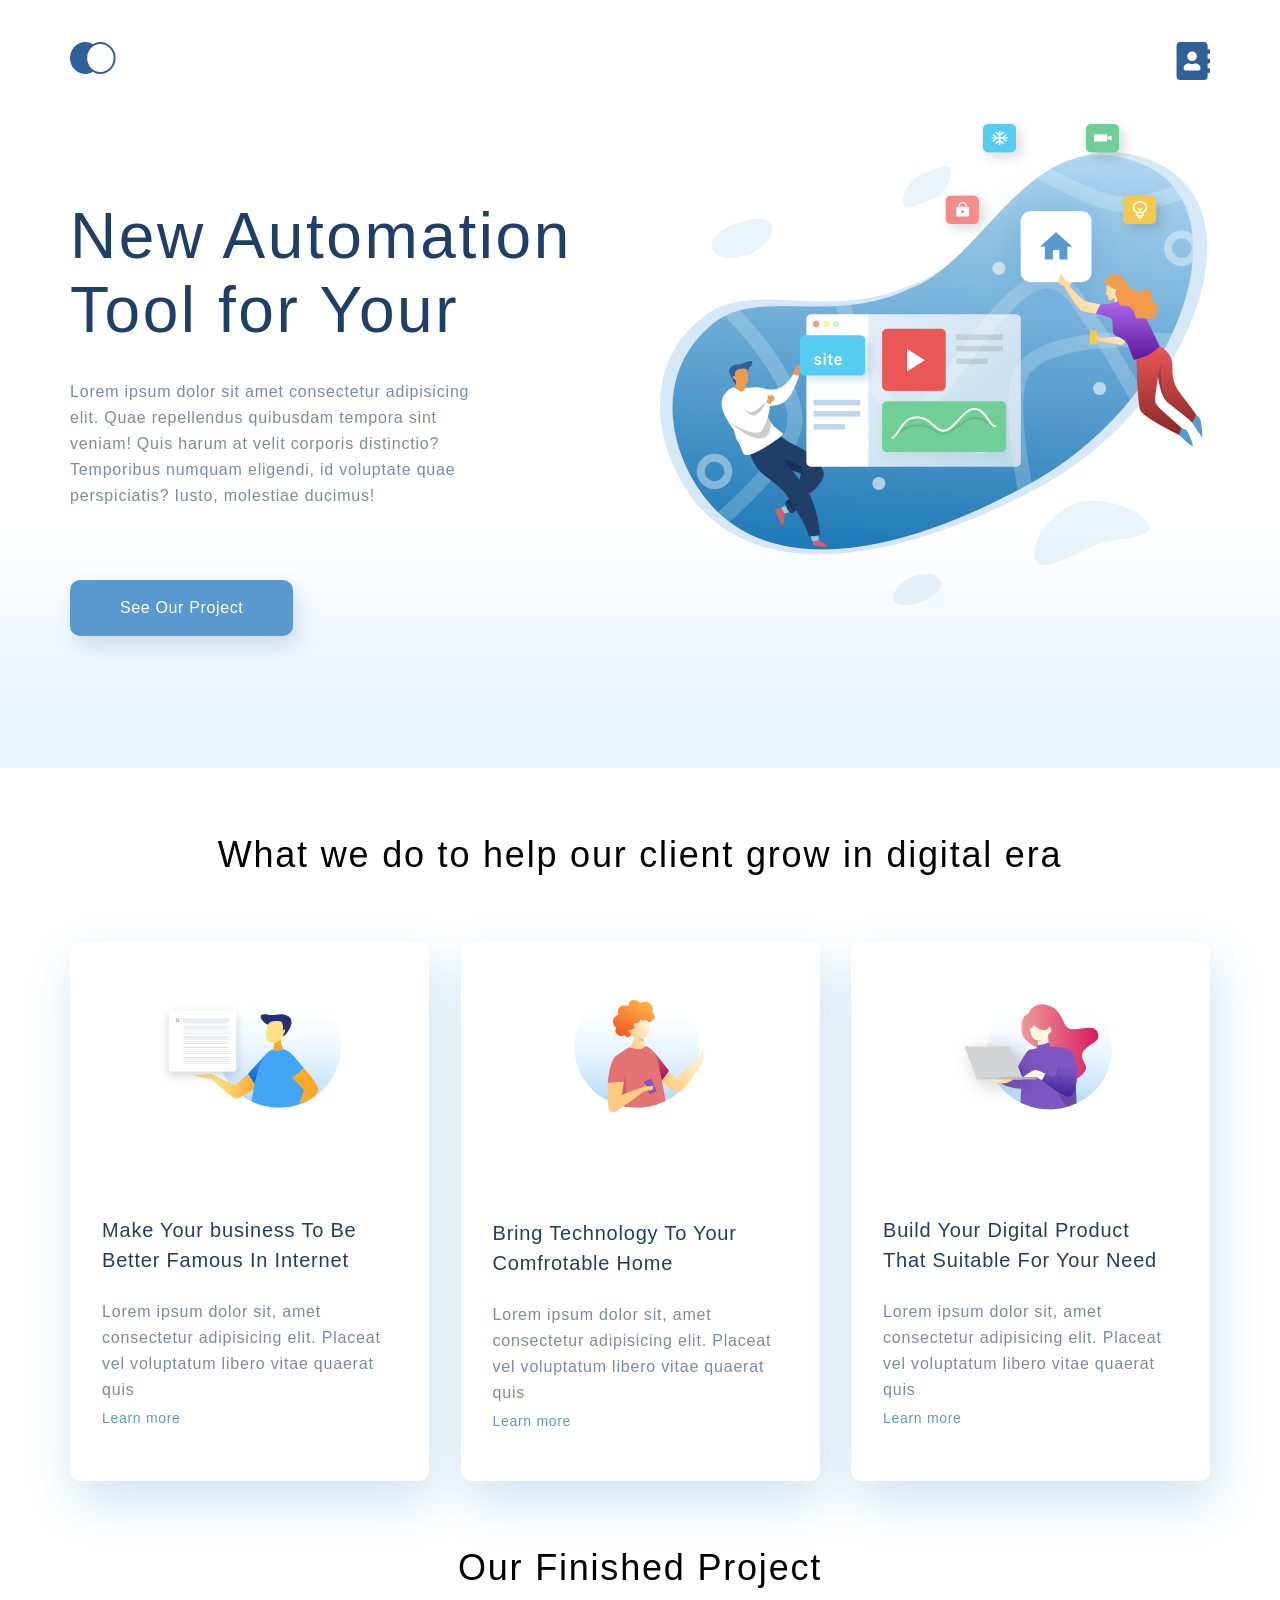
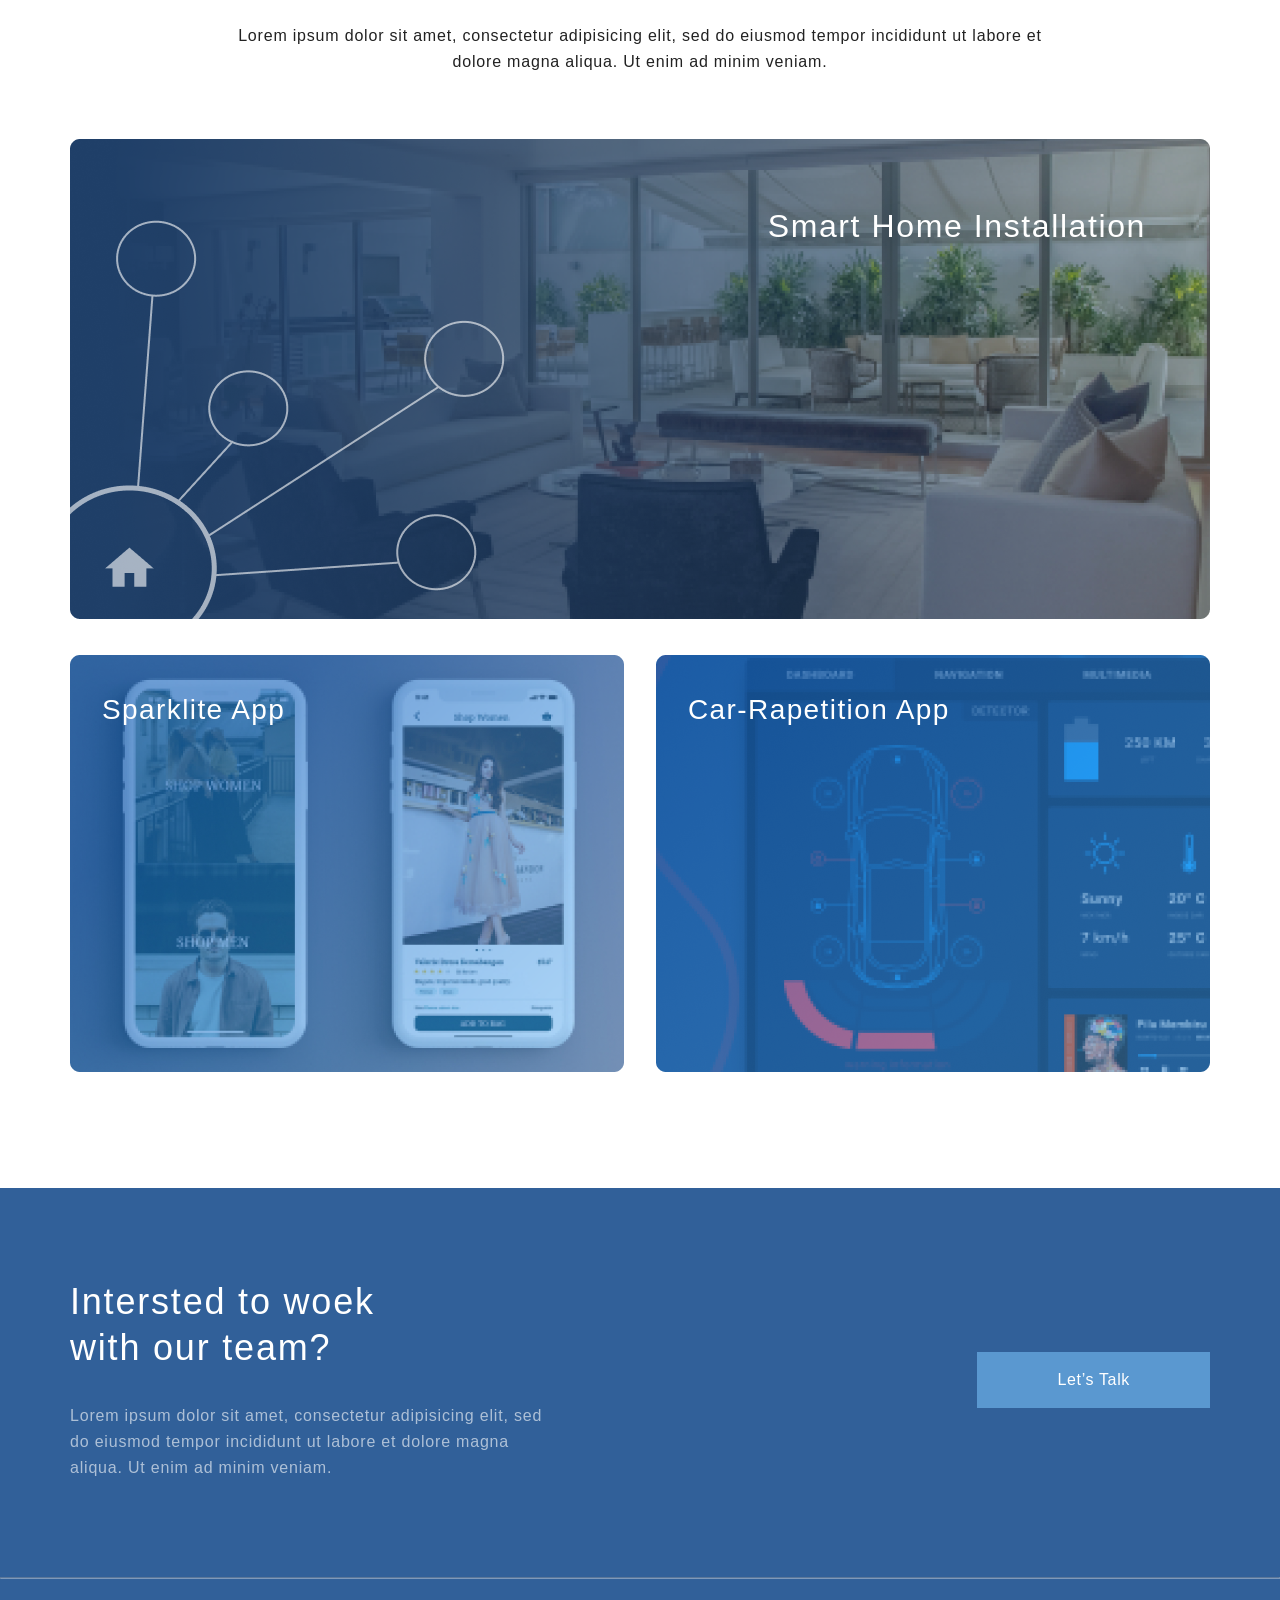
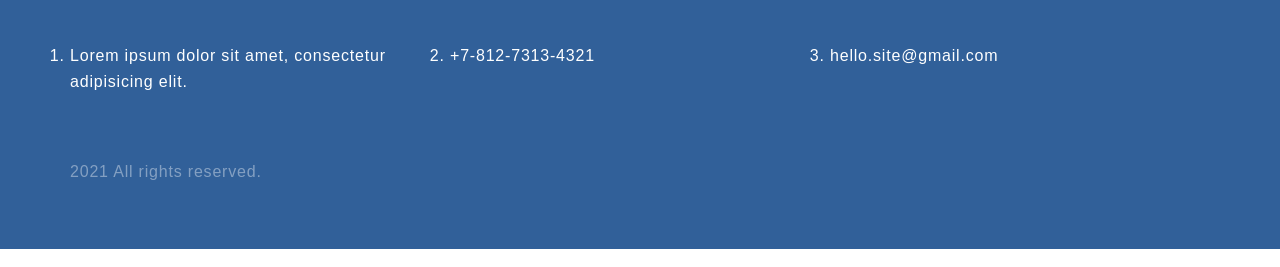
<file: index.html>
<!DOCTYPE html>
<html lang="en">

<head>
    <meta charset="UTF-8">
    <meta http-equiv="X-UA-Compatible" content="IE=edge">
    <meta name="viewport" content="width=device-width, initial-scale=1.0">
    <title>Document</title>
    <link rel="stylesheet" href="style.css">
</head>

<body>
    
    <div class="top">

        <div class="container top__box"> 
            <ul class="menu">
                <li><a href="index.html"><img src="img/logo.svg" alt="logo"></a></li>
                <li><a href="contacts.html"><img src="img/contacts.svg" alt="contacts"></a></li>
                
            </ul>

            <div class="top__info">
                <h1 class="top__heading">New Automation
                    Tool for Your </h1>
                <p class="text top__text">Lorem ipsum dolor sit amet consectetur adipisicing elit. Quae repellendus
                    quibusdam
                    tempora sint
                    veniam! Quis
                    harum at velit corporis distinctio? Temporibus numquam eligendi, id voluptate quae perspiciatis?
                    Iusto, molestiae ducimus!</p>
                <a href="#" class="top__bottom">See Our Project</a>
            </div>
        </div>
    </div>
    <div class="main container">
        <h3 class="heading">What we do to help our client grow in digital era</h3>
        <div class="main__content">
            <div class="main__products n1">
                <img class="card__img" src="img/card-1.svg" alt="card-1">
                <h4 class="heading-mini">Make Your business To Be
                    Better Famous In Internet</h4>
                <p class="text">Lorem ipsum dolor sit, amet consectetur adipisicing elit. Placeat vel voluptatum libero
                    vitae quaerat quis</p>
                    <a href="#" class="card__link">Learn more</a>
            </div>
            <div class="main__products n2">
                <img class="card__img img_n2" src="img/card-2.svg" alt="card-1">
                <h4 class="heading-mini">Bring Technology To Your 
                    Comfrotable Home</h4>
                <p class="text">Lorem ipsum dolor sit, amet consectetur adipisicing elit. Placeat vel voluptatum libero
                    vitae quaerat quis</p>
                    <a href="#" class="card__link">Learn more</a>
            </div>
            <div class="main__products n3">
                <img class="card__img img_n3" src="img/card-3.svg" alt="card-1">
                <h4 class="heading-mini">Build Your Digital Product
                    That Suitable For Your Need</h4>
                <p class="text">Lorem ipsum dolor sit, amet consectetur adipisicing elit. Placeat vel voluptatum libero
                    vitae quaerat quis</p>
                    <a href="#" class="card__link">Learn more</a>
            </div>
        </div>

    </div>
    <div class="bottom_content container">
        <h3 class="heading">Our Finished Project</h3>
        <p class="text text_project">Lorem ipsum dolor sit amet, consectetur adipisicing elit, sed do eiusmod tempor incididunt ut labore et dolore magna aliqua. Ut enim ad minim veniam.</p>
        <div class="bottom__item">
            <img class="bott_img" src="img/smart_home.png" alt="photo">
            <p class="text_on_img">Smart Home Installation</p>
        </div>
        <div class="bottom__parent">
            <div class="bottom__item bottom__item_margin">
                <img class="bott_img" src="img/app_phone.png" alt="photo">
                <p class="text_on_img2">Sparklite App</p>
            </div>
            <div class="bottom__item">
                <img class="bott_img" src="img/car.png" alt="photo">
                <p class="text_on_img2">Car-Rapetition App</p>
            </div>
        </div>
    </div>

    <div class="footer">
        <div class="container">
            <div class="footer_content">
                <div class="footer__info">
                    <h3 class="heading_footer">Intersted to woek
                        with our team?</h3>
                    <p class="text text__podvala">Lorem ipsum dolor sit amet, consectetur adipisicing elit, sed do eiusmod tempor incididunt ut labore et dolore magna aliqua. Ut enim ad minim veniam.
                    </p>
                    
                </div>
                <a href="#" class="botton_button">Let’s Talk</a>
            </div>
        </div>
        

    <hr style="    opacity: 0.4;"> 

            <div class="footer__contacts container">
                <ol class="mini__contact">
                    <li class="mini__contact_li">Lorem ipsum dolor sit amet, consectetur adipisicing elit.</li>
                    <li class="mini__contact_li">+7-812-7313-4321</li>
                    <li class="mini__contact_li">hello.site@gmail.com</li>
                </ol>
                <div class="rights__copyright">
                    <p class="text text_right">2021 All rights reserved.</p>
                </div>
            </div>

        

    </div>

<ol>
    <li></li>
</ol>



</body>

</html>
</file>
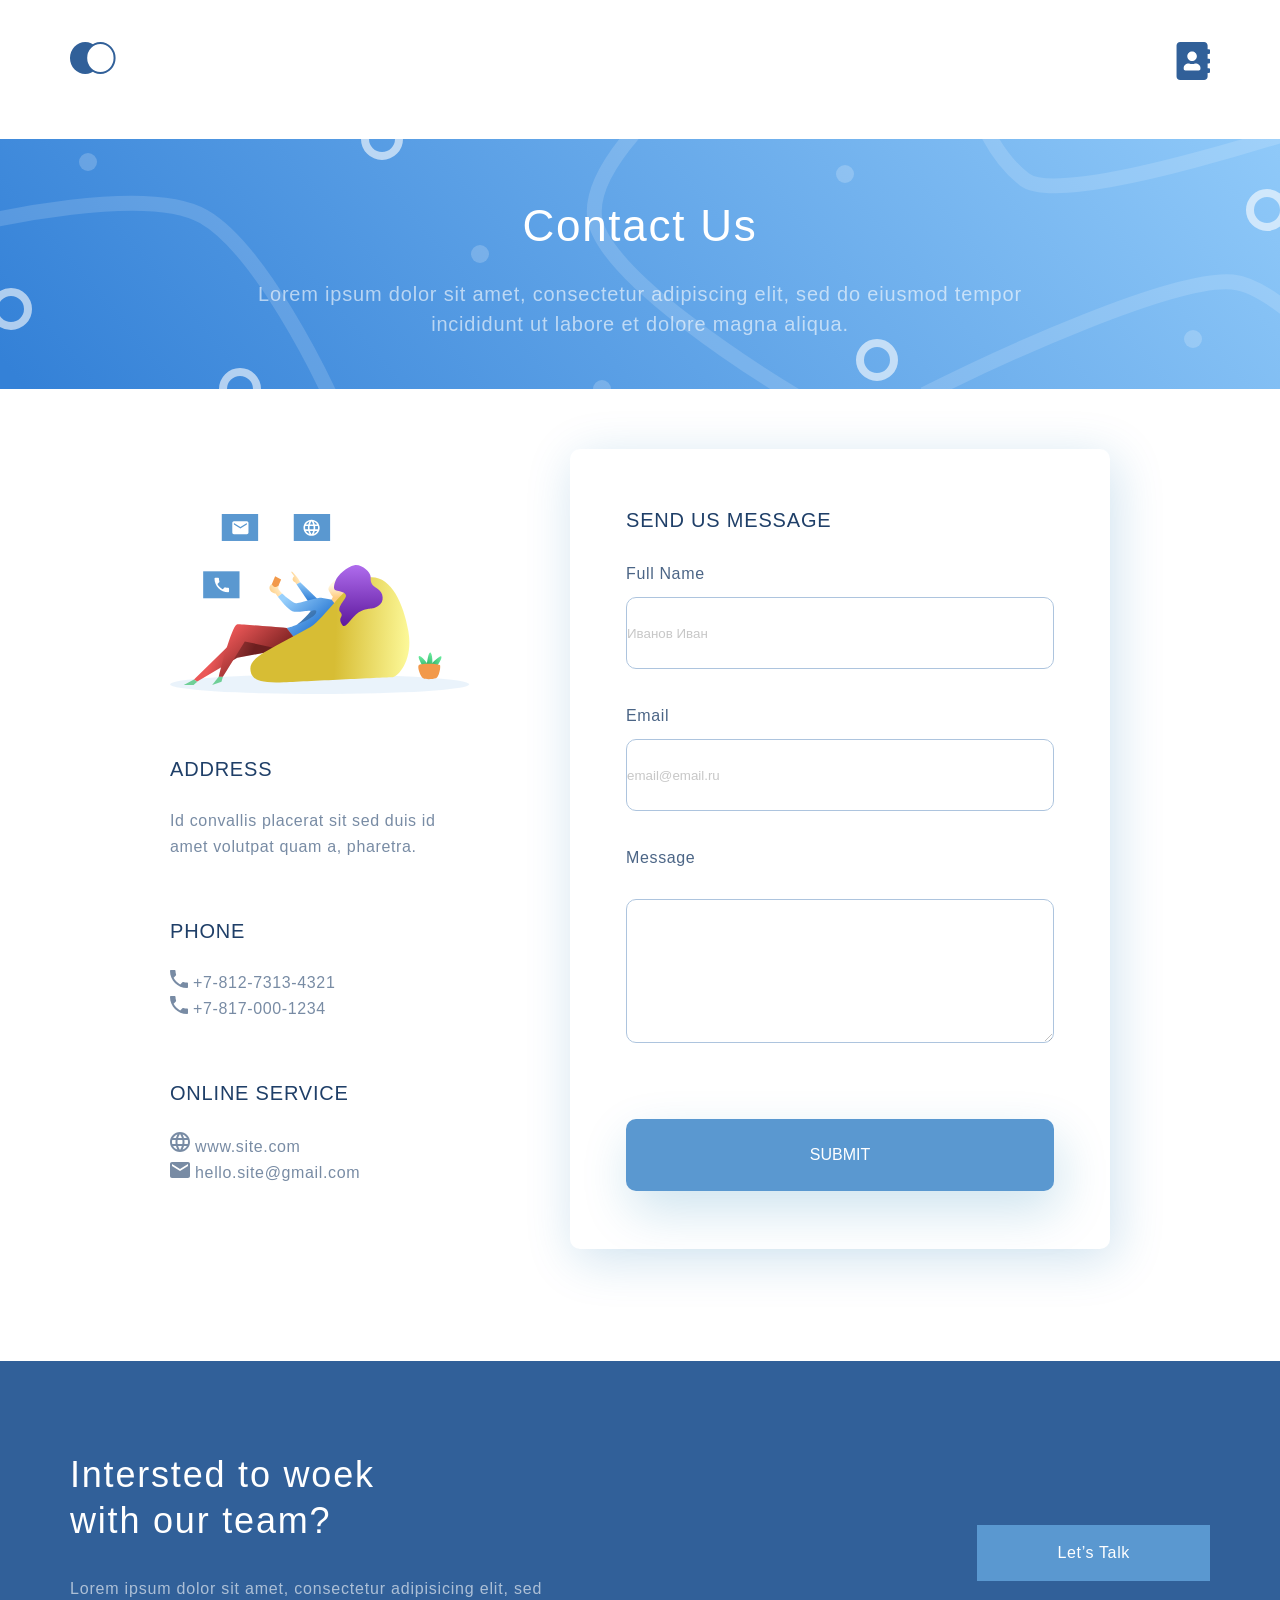
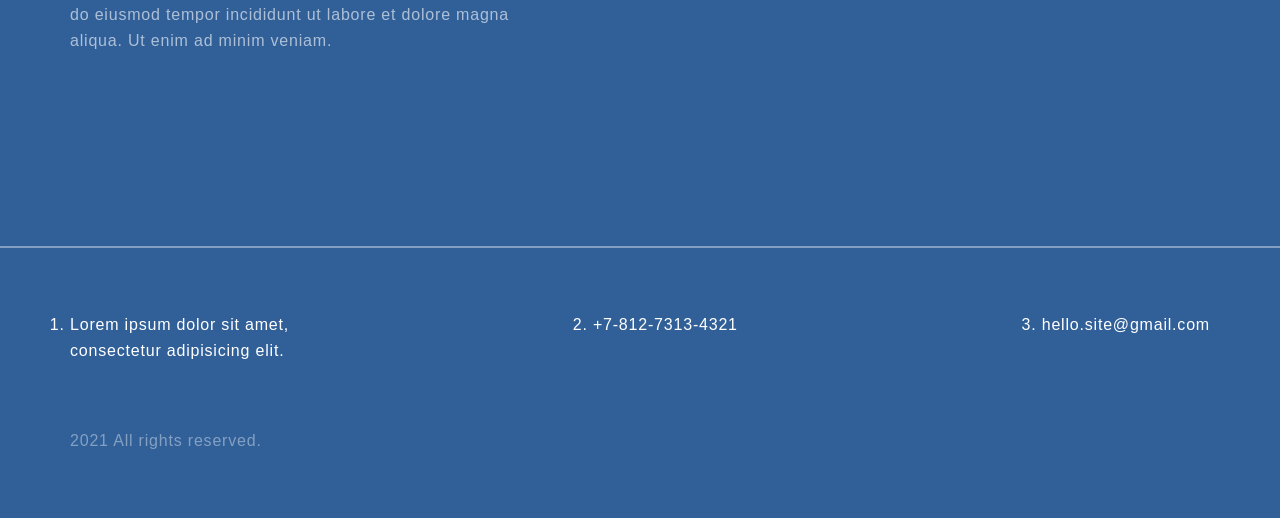
<file: contacts.html>
<!DOCTYPE html>
<html lang="en">

<head>
    <meta charset="UTF-8">
    <meta http-equiv="X-UA-Compatible" content="IE=edge">
    <meta name="viewport" content="width=device-width, initial-scale=1.0">
    <title>Document</title>
    <link rel="stylesheet" href="style.css">
</head>

<body>
    <div class="top__contacts">
        <div class="container">
            <ul class="menu">
                <li><a href="index.html"><img src="img/logo.svg" alt="logo"></a></li>
                <li><a href="contacts.html"><img src="img/contacts.svg" alt="contacts"></a></li>

            </ul>
        </div>
    </div>

    <div class="contacts__content">
        <h2 class="heading-contacts">Contact Us</h2>
        <p class="text_hed_con">Lorem ipsum dolor sit amet, consectetur adipiscing elit, sed do eiusmod tempor
            incididunt ut labore et dolore magna aliqua. </p>
    </div>
    <div class="contact__form container">
        <div class="contacts__info">
            <img src="img/contacts_img.svg" alt="photo" width="300">
            <h4 class="heading-mini">ADDRESS</h4>
            <p class="text_contact_stail">Id convallis placerat sit sed duis id amet volutpat quam a, pharetra.</p>
            <h4 class="heading-mini">PHONE</h4>
            <ul class="contacts_ul">
                <li class="text_contact_stail"><svg width="18" height="18" viewBox="0 0 18 18" fill="none"
                        xmlns="http://www.w3.org/2000/svg">
                        <path
                            d="M3.62 7.79C5.06 10.62 7.38 12.93 10.21 14.38L12.41 12.18C12.68 11.91 13.08 11.82 13.43 11.94C14.55 12.31 15.76 12.51 17 12.51C17.55 12.51 18 12.96 18 13.51V17C18 17.55 17.55 18 17 18C7.61 18 0 10.39 0 1C0 0.45 0.45 0 1 0H4.5C5.05 0 5.5 0.45 5.5 1C5.5 2.25 5.7 3.45 6.07 4.57C6.18 4.92 6.1 5.31 5.82 5.59L3.62 7.79Z"
                            fill="#1F3F68" />
                    </svg>
                    +7-812-7313-4321</li>
                <li class="text_contact_stail"><svg width="18" height="18" viewBox="0 0 18 18" fill="none"
                        xmlns="http://www.w3.org/2000/svg">
                        <path
                            d="M3.62 7.79C5.06 10.62 7.38 12.93 10.21 14.38L12.41 12.18C12.68 11.91 13.08 11.82 13.43 11.94C14.55 12.31 15.76 12.51 17 12.51C17.55 12.51 18 12.96 18 13.51V17C18 17.55 17.55 18 17 18C7.61 18 0 10.39 0 1C0 0.45 0.45 0 1 0H4.5C5.05 0 5.5 0.45 5.5 1C5.5 2.25 5.7 3.45 6.07 4.57C6.18 4.92 6.1 5.31 5.82 5.59L3.62 7.79Z"
                            fill="#1F3F68" />
                    </svg>
                    +7-817-000-1234</li>
            </ul>
            <h4 class="heading-mini">ONLINE SERVICE</h4>
            <ul class="contacts_ul">
                <li class="text_contact_stail"><svg width="20" height="20" viewBox="0 0 20 20" fill="none"
                        xmlns="http://www.w3.org/2000/svg">
                        <path
                            d="M9.99 0C4.47 0 0 4.48 0 10C0 15.52 4.47 20 9.99 20C15.52 20 20 15.52 20 10C20 4.48 15.52 0 9.99 0ZM16.92 6H13.97C13.65 4.75 13.19 3.55 12.59 2.44C14.43 3.07 15.96 4.35 16.92 6ZM10 2.04C10.83 3.24 11.48 4.57 11.91 6H8.09C8.52 4.57 9.17 3.24 10 2.04ZM2.26 12C2.1 11.36 2 10.69 2 10C2 9.31 2.1 8.64 2.26 8H5.64C5.56 8.66 5.5 9.32 5.5 10C5.5 10.68 5.56 11.34 5.64 12H2.26ZM3.08 14H6.03C6.35 15.25 6.81 16.45 7.41 17.56C5.57 16.93 4.04 15.66 3.08 14ZM6.03 6H3.08C4.04 4.34 5.57 3.07 7.41 2.44C6.81 3.55 6.35 4.75 6.03 6ZM10 17.96C9.17 16.76 8.52 15.43 8.09 14H11.91C11.48 15.43 10.83 16.76 10 17.96ZM12.34 12H7.66C7.57 11.34 7.5 10.68 7.5 10C7.5 9.32 7.57 8.65 7.66 8H12.34C12.43 8.65 12.5 9.32 12.5 10C12.5 10.68 12.43 11.34 12.34 12ZM12.59 17.56C13.19 16.45 13.65 15.25 13.97 14H16.92C15.96 15.65 14.43 16.93 12.59 17.56ZM14.36 12C14.44 11.34 14.5 10.68 14.5 10C14.5 9.32 14.44 8.66 14.36 8H17.74C17.9 8.64 18 9.31 18 10C18 10.69 17.9 11.36 17.74 12H14.36Z"
                            fill="#1F3F68" />
                    </svg>
                    www.site.com</li>
                <li class="text_contact_stail"><svg width="20" height="16" viewBox="0 0 20 16" fill="none"
                        xmlns="http://www.w3.org/2000/svg">
                        <path
                            d="M18 0H2C0.9 0 0.00999999 0.9 0.00999999 2L0 14C0 15.1 0.9 16 2 16H18C19.1 16 20 15.1 20 14V2C20 0.9 19.1 0 18 0ZM18 4L10 9L2 4V2L10 7L18 2V4Z"
                            fill="#1F3F68" />
                    </svg>
                    hello.site@gmail.com</li>
            </ul>
        </div>
        <div class="form__send_us">
            <form action="#">
                <h4 class="heading-mini_2">SEND US MESSAGE</h4>
                <h3 class="h_form">Full Name</h3>
                <input class="imptext" type="text" placeholder="Иванов Иван"><br>
                <h3 class="h_form">Email</h3>
                <input class="imptext" type="email" placeholder="email@email.ru"><br>
                <h3 class="h_form">Message</h3><br>
                <textarea class="imptext_3" cols="30" rows="10"></textarea><br>
                <button class="butt-submit" type="submit">submit</button>
            </form>
        </div>
    </div>

    <div class="map container">
        <script type="text/javascript" charset="utf-8" async
            src="https://api-maps.yandex.ru/services/constructor/1.0/js/?um=constructor%3A2cbb86e11874bab87e5ea273b1b66059096263a6e221e265af54d3622e58a4bb&amp;width=100%&amp;height=400&amp;lang=ru_RU&amp;scroll=true"></script>
    </div>





    <div class="footer">
        <div class="container">
            <div class="footer_content">
                <div class="footer__info">
                    <h3 class="heading_footer">Intersted to woek
                        with our team?</h3>
                    <p class="text text__podvala">Lorem ipsum dolor sit amet, consectetur adipisicing elit, sed do
                        eiusmod tempor incididunt ut labore et dolore magna aliqua. Ut enim ad minim veniam.
                    </p>

                </div>
                <a href="#" class="botton_button">Let’s Talk</a>
            </div>
        </div>


        <hr style="    opacity: 0.4;
    border: 1px solid #FFFFFF;
    margin-top: 96px;">
        <div class="footer__contacts container">
            <ol class="mini__contact">
                <li class="li_headder">Lorem ipsum dolor sit amet,<br> consectetur adipisicing elit.</li>
                <li>+7-812-7313-4321</li>
                <li>hello.site@gmail.com</li>
            </ol>
            <div class="rights__copyright">
                <p class="text text_right">2021 All rights reserved.</p>
            </div>
        </div>



    </div>



</body>

</html>
</file>
<file: style.css>
* {
    margin: 0;
    padding: 0;
}

body {
    font-family: sans-serif;
}

.container {
    max-width: 1140px;
    margin: 0 auto;
}
.top__box{
    display: flex;
    flex-direction: column;
    height: 100%;
}

.top{
    min-height: 768px;
    background: linear-gradient(0deg, #EBF3FB 8.84%, rgba(152, 195, 232, 0) 31.12%);
}




.contacts__content {
    flex-direction: column;
    margin-top: 55px;
    height: 250px;
    display: flex;
    justify-content: center;
    text-align: center;
    background-image: url(img/contacts_background.svg);
    background-size: cover;
}
.contacts__info{
    padding-top: 125px;
}
.form__send_us{
    margin-top: 60px;
    margin-left: 100px;
width: 540px;
height: 800px;
background: #FFFFFF;
box-shadow: 5px 10px 50px rgba(16, 112, 177, 0.2);
border-radius: 10px;

}

.menu {
    display: flex;
    justify-content: space-between;
    list-style: none;
    padding-top: 42px;
}

.top__info {
    padding-top: 115px;
    flex-grow: 1;
    background-image: url(img/top_ilustration.png);
    background-repeat: no-repeat;
    background-position: right center;
    /* background-size: 44%; */
}

.top__heading {
    font-size: 64px;
    width: 510px;
    color: #1F3F68;
    font-weight: 300;

line-height: 74px;

letter-spacing: 0.04em;
margin-bottom: 32px;

}
.top__bottom {
font-size: 16px;
line-height: 26px;

text-align: center;
letter-spacing: 0.04em;
color: #FFFFFF;
background: #5A98D0;
box-shadow: 5px 10px 20px rgba(53, 110, 173, 0.2);
border-radius: 10px;
padding: 15px 50px;
text-decoration: none;
display: inline-block;
margin-top: 71px;

}

.top__text {
    width: 425px;
}
.main{
    padding-top: 64px;
}
.main__content {
    display: flex;
    justify-content: space-between;
    padding-top: 64px;
}

.main__products {
    width: 359px;
    padding: 44px 32px;
    box-sizing: border-box;
    background: #FFFFFF;

box-shadow: 5px 20px 50px rgba(16, 112, 177, 0.2);
border-radius: 10px;
display: flex;
flex-direction: column;
}
.n3{
    padding: 48px 32px;
}
.card__img{
    align-self: center;
    margin-bottom: 51px;
}
.img_n2{
    margin-bottom: 49px;
}
.img_n3 {
    margin-bottom: 49px;
}
.card__link{
    font-weight: 400;
font-size: 14px;
line-height: 30px;


letter-spacing: 0.05em;

color: #5A98D0;
text-decoration: none;
}
.text {
    font-size: 16px;
    line-height: 26px;
    color: #1F3F68;
    font-weight: 400;

letter-spacing: 0.05em;

opacity: 0.6;
}
.text_project {
    
    width: 75%;
    margin: 32px auto 64px;
    letter-spacing: 0.05em;
    opacity: 1;
    text-align: center;
    color: #222222; 
}

.heading-contacts {

    text-align: center;
    padding-bottom: 16px;
    font-weight: 500;
font-size: 44px;
line-height: 74px;

letter-spacing: 0.04em;

color: #FFFFFF;
}
.text_hed_con {
    align-self: center;
    width: 780px;
    font-weight: 400; 
    font-size: 20px;
line-height: 30px;

text-align: center;
letter-spacing: 0.04em;

color: rgba(255, 255, 255, 0.6);

}
.heading {
    font-size: 36px;
    text-align: center;
    font-weight: 300;

line-height: 46px;

letter-spacing: 0.05em;
}

.bottom_content {
    padding-top: 64px;
    
} 

.bottom__item {
    position: relative;
    flex-grow: 1;
    
}
.bottom__item_margin{
    margin-right: 32px;
}
 
.bott_img {
    width: 100%;
}
.text_on_img {

font-size: 32px;
line-height: 46px;

text-align: right;
letter-spacing: 0.05em;

color: #FFFFFF;
position: absolute;
top: 64px;
right: 64px;


}
.bottom__parent{
    display: flex;
    justify-content: space-between;
    margin-top: 32px;
    position: relative;
}
.text_on_img2 {
    position: absolute;
    top: 32px;
    left: 32px;
    font-size: 28px;
    line-height: 46px;
    letter-spacing: 0.05em;
    color: #FFFFFF;
}
.contact__form {
    display: flex;
    justify-content: center;
}
/* .content{
    min-height: 
    calc(100vh - 658px);
} */

.footer {
margin-top: 112px;
padding-top: 91px;
padding-bottom: 64px;
background-color: #316099;

}
.footer_content{
    display: flex;
    justify-content: space-between;

    align-items: center;
    padding-bottom: 96px;
}
/* .footer__info {
    width: 340px;
} */
.heading_footer {
    width: 341px;
    font-weight: 400;
    font-size: 36px;
    line-height: 46px;
    
    letter-spacing: 0.05em;
    
    color: #FFFFFF; 
    
}
.text__podvala {
    width: 495px;
    font-weight: 400;
font-size: 16px;
line-height: 26px;

letter-spacing: 0.05em;

color: #FFFFFF;

opacity: 0.6;
padding-top: 32px;
}

.text_right{
    font-size: 16px;
    line-height: 26px;

    letter-spacing: 0.05em;
    
    color: #FFFFFF;
    
    opacity: 0.4;
padding-top: 64px;
}

.botton_button{
    font-size: 16px;
line-height: 26px;
text-align: center;
letter-spacing: 0.04em;

color: #FFFFFF;
background-color: #5A98D0;
padding: 15px 80px;
text-decoration: none;
display: inline-block;

}

.mini__contact {
    display: flex;
    justify-content: space-between;
    font-size: 16px;
line-height: 26px;
padding-top: 64px;




letter-spacing: 0.05em;
color: #FFFFFF;
}
.mini__contact_li{
    flex-grow: 1;
    flex-basis: 33.3333%;
    margin-right: 32px;
    
}
.h_form{ margin-left: 56px;
    margin-bottom: 8px;
    font-weight: 400;
    font-size: 16px;
    line-height: 30px;
    /* identical to box height, or 188% */
    
    letter-spacing: 0.04em;
    
    /* Blue_01 */
    
    color: #1F3F68;
    
    opacity: 0.8;}
.imptext{
    width: 428px;
    height: 72px;
    margin-left: 56px;
    margin-bottom: 32px;
}
.imptext_3{
    width: 428px;
    height: 144px;
    margin-left: 56px;
    margin-bottom: 72px;
    border: 1px solid #356EAD;
    box-sizing: border-box;
    border-radius: 10px;
    opacity: 0.4;
}




/* .map {
    margin-right: 118px;
} */
/* .li_headder{
    width: 316px;
} */
.contacts_ul{
    list-style: none;
}
.heading-mini {
 margin-top: 56px; 
 margin-bottom: 24px;
 /* margin-left: 56px;   */
font-weight: 500;
font-size: 20px;
line-height: 30px;

letter-spacing: 0.04em;

color: #1F3F68;}

.heading-mini_2 {
    margin-top: 56px; 
    margin-bottom: 24px;
    margin-left: 56px;  
   font-weight: 500;
   font-size: 20px;
   line-height: 30px;
   
   letter-spacing: 0.04em;
   
   color: #1F3F68;}

@media (max-width: 1024px) {
    .container { 
        padding-left: 32px;
        padding-right: 32px;
    }
.top__info{
    background-size: 44%;
    background-position: right 280px;
}
.main__content{
    flex-direction: column;
    align-items: center;
}
.main__products {
    margin-bottom: 32px;
}
.footer{
    padding-top: 46px;
}

.footer_content{
    justify-content:space-evenly;
    /* gap: 52px; */
    padding-bottom: 64px;
}
    
.heading_footer{
    margin-left: 0px;
}
.text__podvala{
    margin-left: 0px;
    width: 336px;
}
.botton_button{
    padding: 3px 25px;
}
.mini__contact{
    flex-direction: column;
    gap: 26px;
    margin-left: 100px;
}
.rights__copyright{
    margin-left: 86px;
}
}

@media (max-width: 667px) {
    .top{
        min-height: 376px;
        padding-bottom: 41px;
        box-sizing: border-box;
    }
    .top__info{
        padding-top: 36px;
        text-align: center;
        background-image: none;
    }
    
    .top__heading{
        font-size: 32px;
line-height: 38px;
margin-bottom: 12px;
width: 100%;
    }
    .top__text {
        width: 100%;
    }
    .menu {
        padding-top: 24px;
    }
    .top__bottom{
        font-size: 12px;
line-height: 26px;
padding: 0 8px;
margin-top: 32px;
    }
    .heading{
        font-weight: 300;
font-size: 24px;
line-height: 28px;
text-align: center;
    }

    .main{
        padding-top: 48px;
    }
    .main__content{
        padding-top: 32px;
    }
    .main__products{
      width: 100%; 
      margin-top: 32px ; 
    }

    .text_project {
        width: 100%;
        margin-bottom: 82px;
    }

    .text_on_img{
        font-size: 16px;
line-height: 19px;
top: 16px;
right: 16px;
    }
    .text_on_img2{
        top: 16px;
        left: 16px;
        font-size: 16px;
line-height: 19px;  
    }
    .bottom_content{
        padding-top: 32px;
    }
    .bottom__parent{
        flex-direction: column;
        margin-top: 16px;
    }
    .bottom__item_margin{
        margin-right: 0;
        margin-bottom: 16px;
}
.footer_content{
    flex-direction: column;
    gap:40px;
    padding-bottom: 40px;
}
.heading_footer{
    font-size: 24px;
line-height: 28px;
text-align: center;
margin-left: 0;
text-align: center;


}
.text__podvala{
    margin-left: 0;
    text-align: center;
    
}
.mini__contact{
    margin-left: 16px;
}
.rights__copyright{
    text-align: center;
    margin-left: 0;
}
}  



.text_contact_stail{
    max-width: 300px;
    font-weight: 300;
    font-size: 16px;
    line-height: 26px;
    
    letter-spacing: 0.04em;
    
    color: #1F3F68;
    
    opacity: 0.6;
}

.imptext {
    border: 1px solid #356EAD;
    box-sizing: border-box;
    border-radius: 10px;
    opacity: 0.4;
}

.butt-submit {
    background: #5A98D0;
    box-shadow: 5px 20px 50px rgba(16, 122, 177, 0.2);
    border-radius: 10px;
    font-weight: 500;
    font-size: 16px;
    line-height: 26px;
    text-align: center;
    color: #FFFFFF;
    text-transform: uppercase;
    height: 72px;
    width: 428px;
    border: none;
    margin-left: 56px;



}

    
.map{
    margin-bottom: 112px;
    margin-top: 96px;
}
</file>
